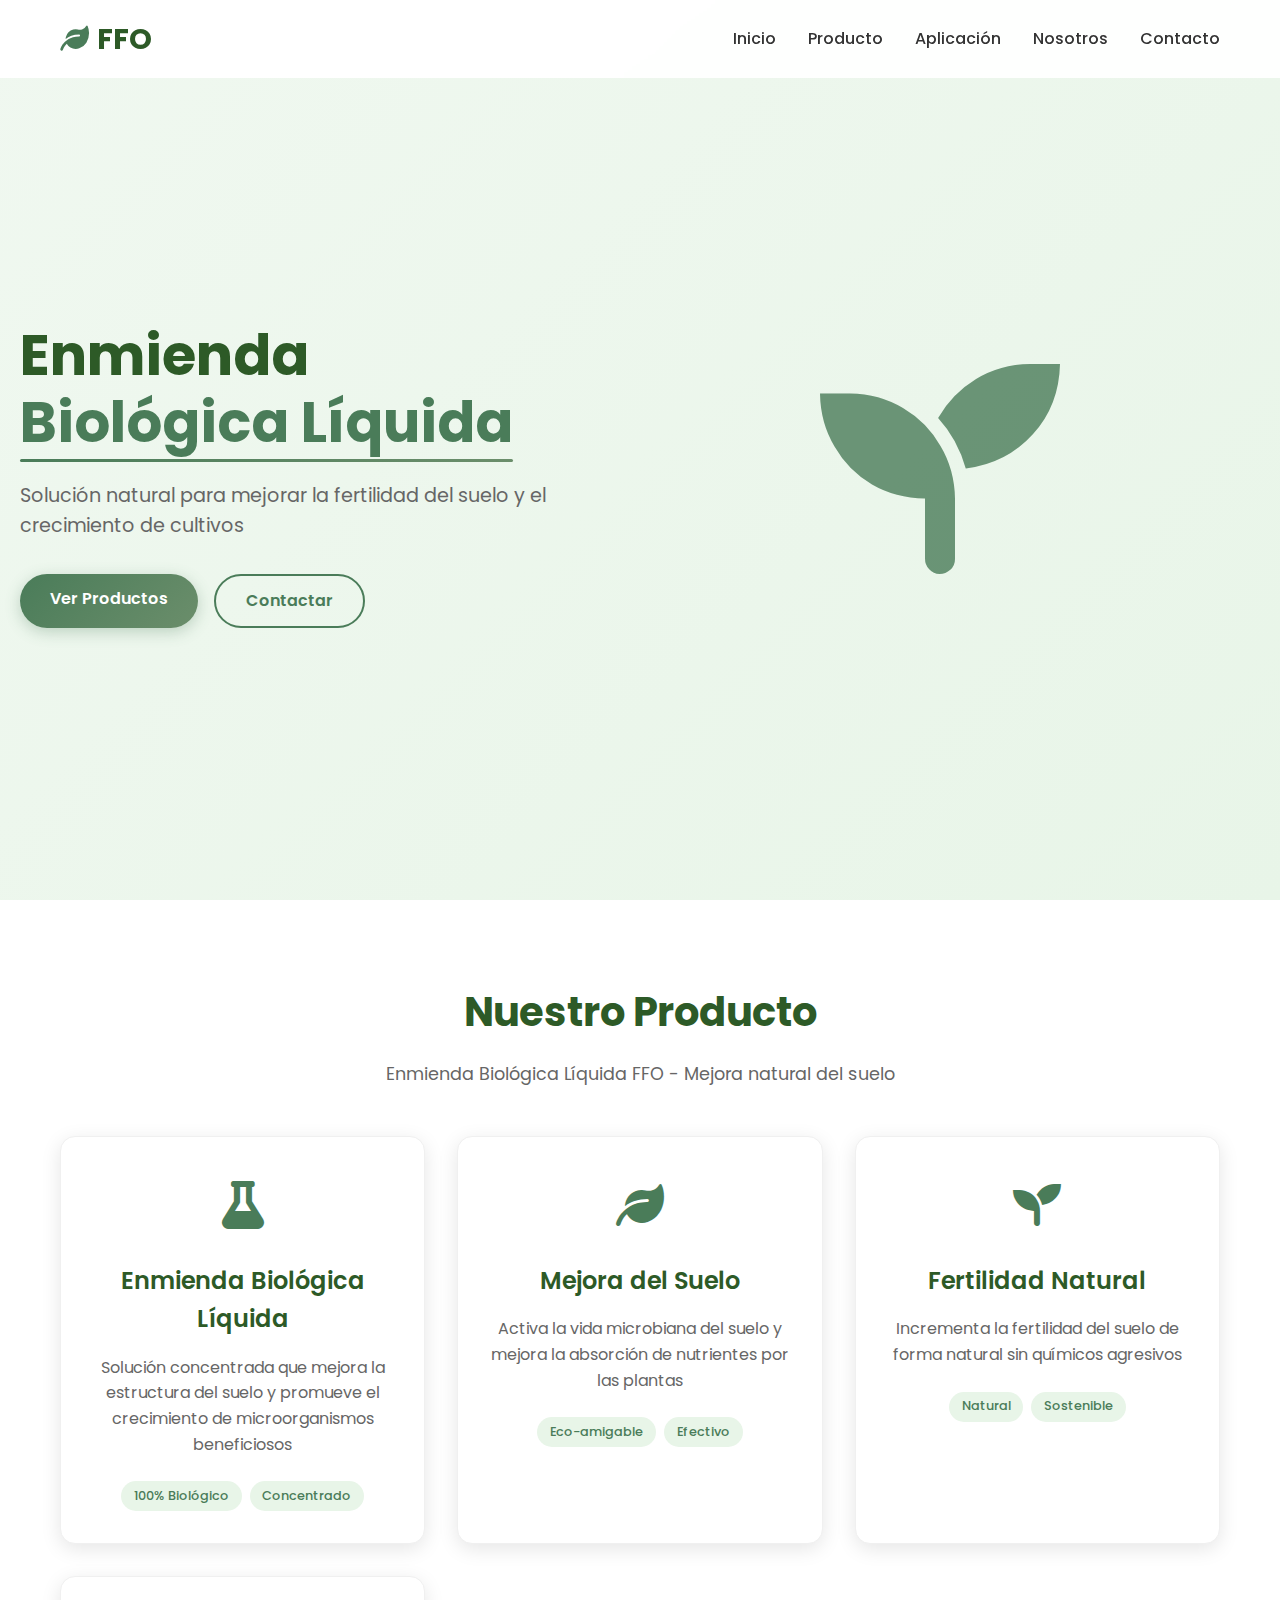
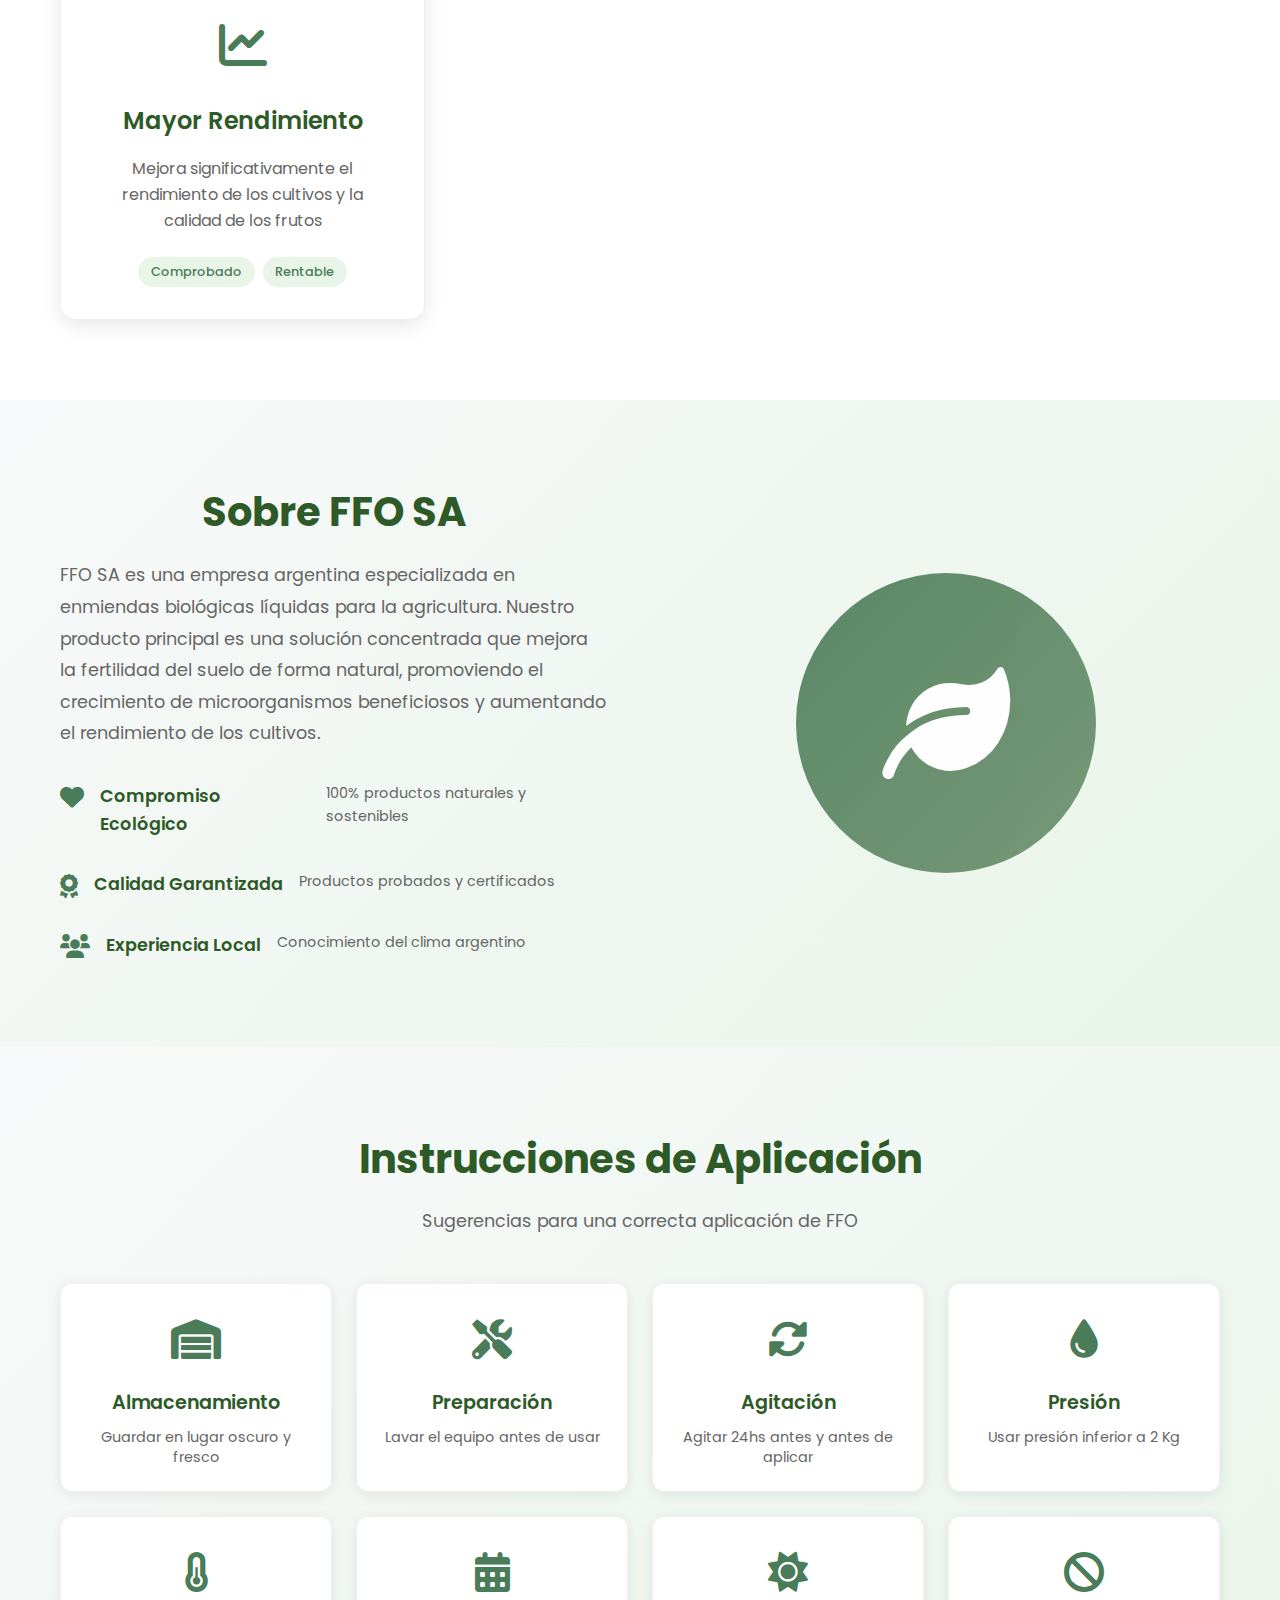
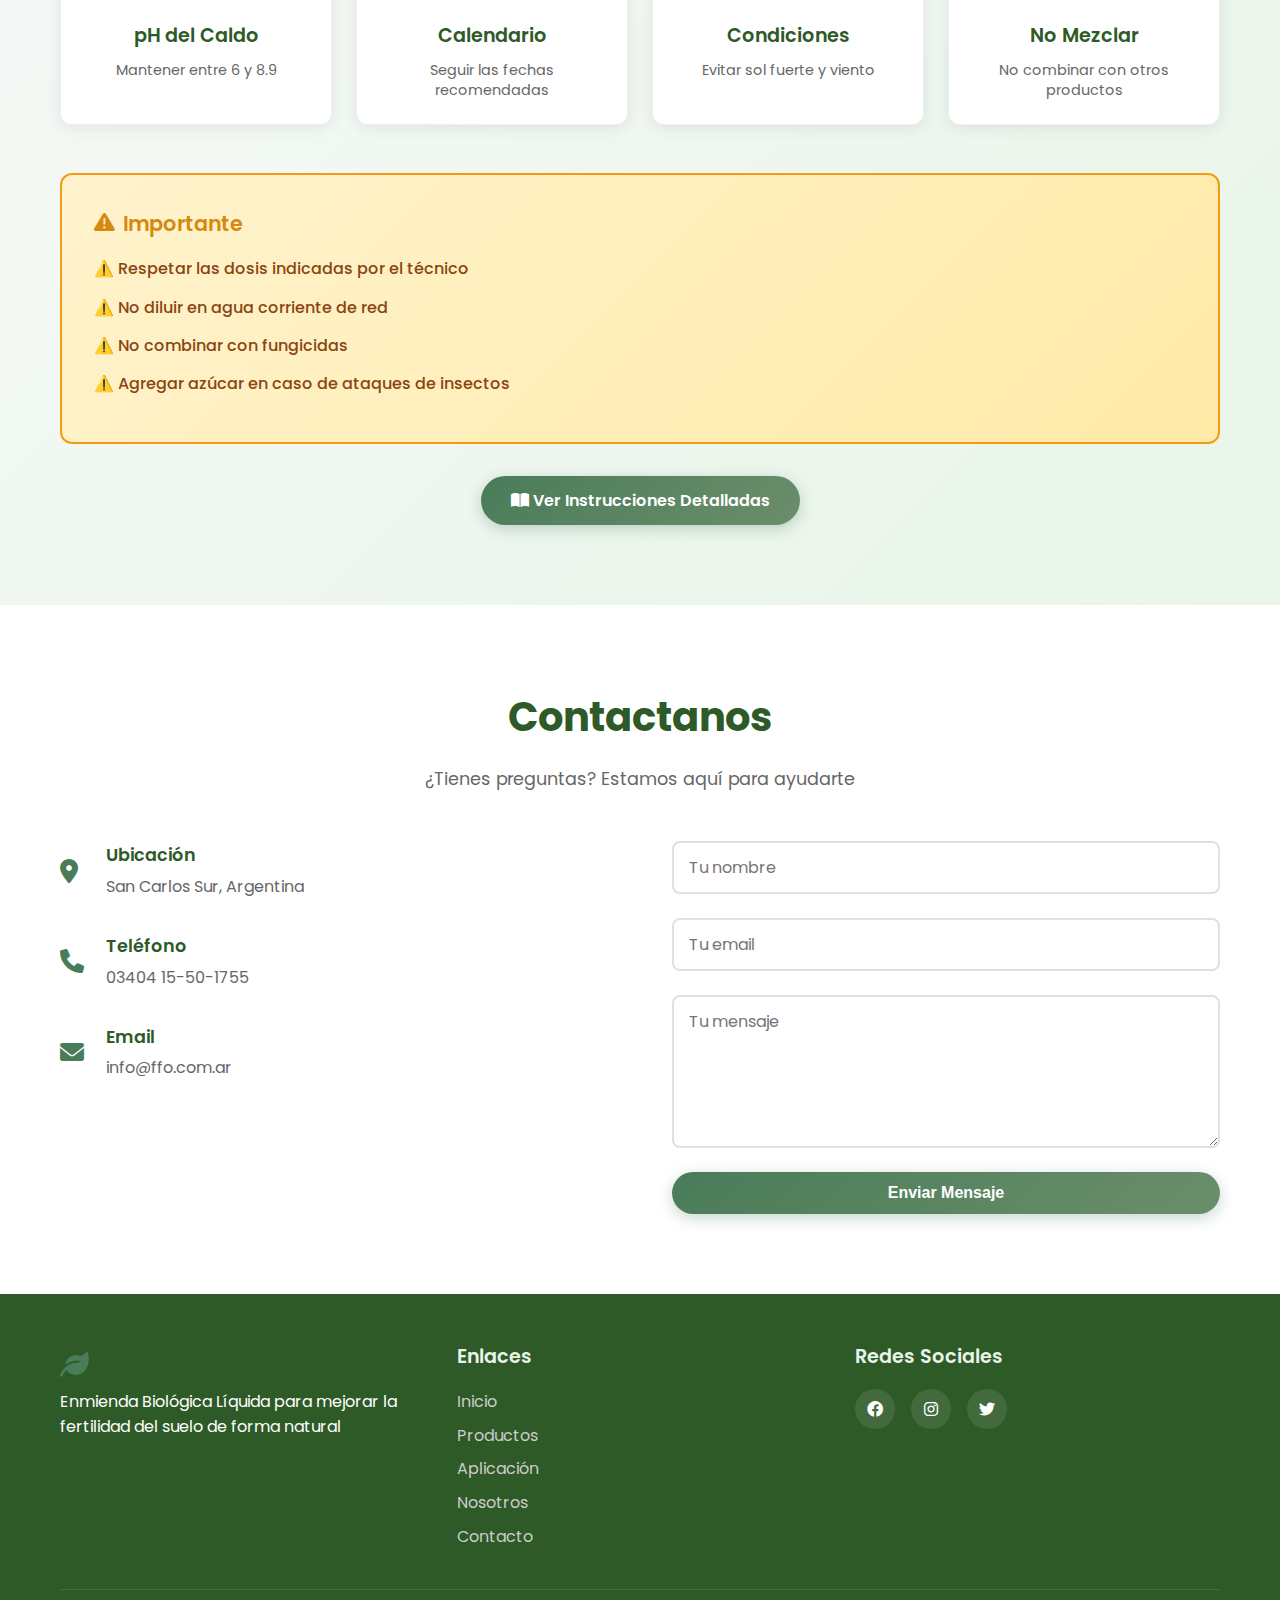
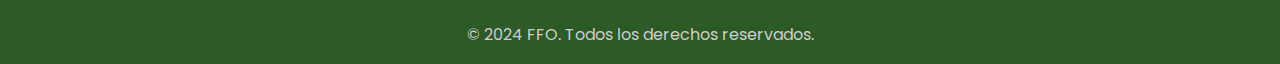
<file: index.html>
<!DOCTYPE html>
<html lang="es">
<head>
    <meta charset="UTF-8">
    <meta name="viewport" content="width=device-width, initial-scale=1.0">
    <title>FFO SA - Enmienda Biológica Líquida</title>
    <link rel="stylesheet" href="styles.css">
    <link href="https://fonts.googleapis.com/css2?family=Poppins:wght@300;400;600;700&display=swap" rel="stylesheet">
    <link rel="stylesheet" href="https://cdnjs.cloudflare.com/ajax/libs/font-awesome/6.0.0/css/all.min.css">
</head>
<body>
    <!-- Header -->
    <header class="header">
        <nav class="navbar">
            <div class="nav-container">
                <div class="logo">
                    <i class="fas fa-leaf"></i>
                    <span>FFO</span>
                </div>
                <ul class="nav-menu">
                    <li><a href="#inicio" class="nav-link">Inicio</a></li>
                    <li><a href="#productos" class="nav-link">Producto</a></li>
                    <li><a href="#aplicacion" class="nav-link">Aplicación</a></li>
                    <li><a href="#nosotros" class="nav-link">Nosotros</a></li>
                    <li><a href="#contacto" class="nav-link">Contacto</a></li>
                </ul>
                <div class="hamburger">
                    <span class="bar"></span>
                    <span class="bar"></span>
                    <span class="bar"></span>
                </div>
            </div>
        </nav>
    </header>

    <!-- Hero Section -->
    <section id="inicio" class="hero">
        <div class="hero-content">
            <h1 class="hero-title">Enmienda <span class="highlight">Biológica Líquida</span></h1>
            <p class="hero-subtitle">Solución natural para mejorar la fertilidad del suelo y el crecimiento de cultivos</p>
            <div class="hero-buttons">
                <a href="#productos" class="btn btn-primary">Ver Productos</a>
                <a href="#contacto" class="btn btn-secondary">Contactar</a>
            </div>
        </div>
        <div class="hero-image">
            <div class="plant-illustration">
                <i class="fas fa-seedling"></i>
            </div>
        </div>
    </section>

    <!-- Productos Section -->
    <section id="productos" class="productos">
        <div class="container">
            <h2 class="section-title">Nuestro Producto</h2>
            <p class="section-subtitle">Enmienda Biológica Líquida FFO - Mejora natural del suelo</p>
            
            <div class="productos-grid">
                <div class="producto-card">
                    <div class="producto-icon">
                        <i class="fas fa-flask"></i>
                    </div>
                    <h3>Enmienda Biológica Líquida</h3>
                    <p>Solución concentrada que mejora la estructura del suelo y promueve el crecimiento de microorganismos beneficiosos</p>
                    <div class="producto-features">
                        <span class="feature">100% Biológico</span>
                        <span class="feature">Concentrado</span>
                    </div>
                </div>

                <div class="producto-card">
                    <div class="producto-icon">
                        <i class="fas fa-leaf"></i>
                    </div>
                    <h3>Mejora del Suelo</h3>
                    <p>Activa la vida microbiana del suelo y mejora la absorción de nutrientes por las plantas</p>
                    <div class="producto-features">
                        <span class="feature">Eco-amigable</span>
                        <span class="feature">Efectivo</span>
                    </div>
                </div>

                <div class="producto-card">
                    <div class="producto-icon">
                        <i class="fas fa-seedling"></i>
                    </div>
                    <h3>Fertilidad Natural</h3>
                    <p>Incrementa la fertilidad del suelo de forma natural sin químicos agresivos</p>
                    <div class="producto-features">
                        <span class="feature">Natural</span>
                        <span class="feature">Sostenible</span>
                    </div>
                </div>

                <div class="producto-card">
                    <div class="producto-icon">
                        <i class="fas fa-chart-line"></i>
                    </div>
                    <h3>Mayor Rendimiento</h3>
                    <p>Mejora significativamente el rendimiento de los cultivos y la calidad de los frutos</p>
                    <div class="producto-features">
                        <span class="feature">Comprobado</span>
                        <span class="feature">Rentable</span>
                    </div>
                </div>
            </div>
        </div>
    </section>

    <!-- Sobre Nosotros Section -->
    <section id="nosotros" class="nosotros">
        <div class="container">
            <div class="nosotros-content">
                <div class="nosotros-text">
                    <h2 class="section-title">Sobre FFO SA</h2>
                    <p class="nosotros-description">
                        FFO SA es una empresa argentina especializada en enmiendas biológicas líquidas para la agricultura. 
                        Nuestro producto principal es una solución concentrada que mejora la fertilidad del suelo de forma 
                        natural, promoviendo el crecimiento de microorganismos beneficiosos y aumentando el rendimiento de los cultivos.
                    </p>
                    <div class="valores">
                        <div class="valor">
                            <i class="fas fa-heart"></i>
                            <h4>Compromiso Ecológico</h4>
                            <p>100% productos naturales y sostenibles</p>
                        </div>
                        <div class="valor">
                            <i class="fas fa-award"></i>
                            <h4>Calidad Garantizada</h4>
                            <p>Productos probados y certificados</p>
                        </div>
                        <div class="valor">
                            <i class="fas fa-users"></i>
                            <h4>Experiencia Local</h4>
                            <p>Conocimiento del clima argentino</p>
                        </div>
                    </div>
                </div>
                <div class="nosotros-image">
                    <div class="image-placeholder">
                        <i class="fas fa-leaf"></i>
                    </div>
                </div>
            </div>
        </div>
    </section>

    <!-- Aplicación Section -->
    <section id="aplicacion" class="aplicacion">
        <div class="container">
            <h2 class="section-title">Instrucciones de Aplicación</h2>
            <p class="section-subtitle">Sugerencias para una correcta aplicación de FFO</p>
            
            <div class="aplicacion-content">
                <div class="instrucciones-grid">
                    <div class="instruccion-card">
                        <div class="instruccion-icon">
                            <i class="fas fa-warehouse"></i>
                        </div>
                        <h3>Almacenamiento</h3>
                        <p>Guardar en lugar oscuro y fresco</p>
                    </div>

                    <div class="instruccion-card">
                        <div class="instruccion-icon">
                            <i class="fas fa-tools"></i>
                        </div>
                        <h3>Preparación</h3>
                        <p>Lavar el equipo antes de usar</p>
                    </div>

                    <div class="instruccion-card">
                        <div class="instruccion-icon">
                            <i class="fas fa-sync-alt"></i>
                        </div>
                        <h3>Agitación</h3>
                        <p>Agitar 24hs antes y antes de aplicar</p>
                    </div>

                    <div class="instruccion-card">
                        <div class="instruccion-icon">
                            <i class="fas fa-tint"></i>
                        </div>
                        <h3>Presión</h3>
                        <p>Usar presión inferior a 2 Kg</p>
                    </div>

                    <div class="instruccion-card">
                        <div class="instruccion-icon">
                            <i class="fas fa-thermometer-half"></i>
                        </div>
                        <h3>pH del Caldo</h3>
                        <p>Mantener entre 6 y 8.9</p>
                    </div>

                    <div class="instruccion-card">
                        <div class="instruccion-icon">
                            <i class="fas fa-calendar-alt"></i>
                        </div>
                        <h3>Calendario</h3>
                        <p>Seguir las fechas recomendadas</p>
                    </div>

                    <div class="instruccion-card">
                        <div class="instruccion-icon">
                            <i class="fas fa-sun"></i>
                        </div>
                        <h3>Condiciones</h3>
                        <p>Evitar sol fuerte y viento</p>
                    </div>

                    <div class="instruccion-card">
                        <div class="instruccion-icon">
                            <i class="fas fa-ban"></i>
                        </div>
                        <h3>No Mezclar</h3>
                        <p>No combinar con otros productos</p>
                    </div>
                </div>

                <div class="importante-box">
                    <h3><i class="fas fa-exclamation-triangle"></i> Importante</h3>
                    <ul>
                        <li>Respetar las dosis indicadas por el técnico</li>
                        <li>No diluir en agua corriente de red</li>
                        <li>No combinar con fungicidas</li>
                        <li>Agregar azúcar en caso de ataques de insectos</li>
                    </ul>
                </div>
                
                <div style="text-align: center; margin-top: 2rem;">
                    <a href="instrucciones-detalladas.html" class="btn btn-primary" style="display: inline-block;">
                        <i class="fas fa-book-open"></i> Ver Instrucciones Detalladas
                    </a>
                </div>
            </div>
        </div>
    </section>

    <!-- Contacto Section -->
    <section id="contacto" class="contacto">
        <div class="container">
            <h2 class="section-title">Contactanos</h2>
            <p class="section-subtitle">¿Tienes preguntas? Estamos aquí para ayudarte</p>
            
            <div class="contacto-content">
                <div class="contacto-info">
                    <div class="contacto-item">
                        <i class="fas fa-map-marker-alt"></i>
                        <div>
                            <h4>Ubicación</h4>
                            <p>San Carlos Sur, Argentina</p>
                        </div>
                    </div>
                    <div class="contacto-item">
                        <i class="fas fa-phone"></i>
                        <div>
                            <h4>Teléfono</h4>
                            <p>03404 15-50-1755</p>
                        </div>
                    </div>
                    <div class="contacto-item">
                        <i class="fas fa-envelope"></i>
                        <div>
                            <h4>Email</h4>
                            <p>info@ffo.com.ar</p>
                        </div>
                    </div>
                </div>
                
                <form class="contacto-form">
                    <div class="form-group">
                        <input type="text" id="nombre" name="nombre" placeholder="Tu nombre" required>
                    </div>
                    <div class="form-group">
                        <input type="email" id="email" name="email" placeholder="Tu email" required>
                    </div>
                    <div class="form-group">
                        <textarea id="mensaje" name="mensaje" placeholder="Tu mensaje" rows="5" required></textarea>
                    </div>
                    <button type="submit" class="btn btn-primary">Enviar Mensaje</button>
                </form>
            </div>
        </div>
    </section>

    <!-- Footer -->
    <footer class="footer">
        <div class="container">
            <div class="footer-content">
                <div class="footer-section">
                    <div class="logo">
                        <i class="fas fa-leaf"></i>
                        <span>FFO SA</span>
                    </div>
                    <p>Enmienda Biológica Líquida para mejorar la fertilidad del suelo de forma natural</p>
                </div>
                <div class="footer-section">
                    <h4>Enlaces</h4>
                    <ul>
                        <li><a href="#inicio">Inicio</a></li>
                        <li><a href="#productos">Productos</a></li>
                        <li><a href="#aplicacion">Aplicación</a></li>
                        <li><a href="#nosotros">Nosotros</a></li>
                        <li><a href="#contacto">Contacto</a></li>
                    </ul>
                </div>
                <div class="footer-section">
                    <h4>Redes Sociales</h4>
                    <div class="social-links">
                        <a href="#"><i class="fab fa-facebook"></i></a>
                        <a href="#"><i class="fab fa-instagram"></i></a>
                        <a href="#"><i class="fab fa-twitter"></i></a>
                    </div>
                </div>
            </div>
            <div class="footer-bottom">
                <p>&copy; 2024 FFO. Todos los derechos reservados.</p>
            </div>
        </div>
    </footer>

    <script src="script.js"></script>
</body>
</html>
</file>
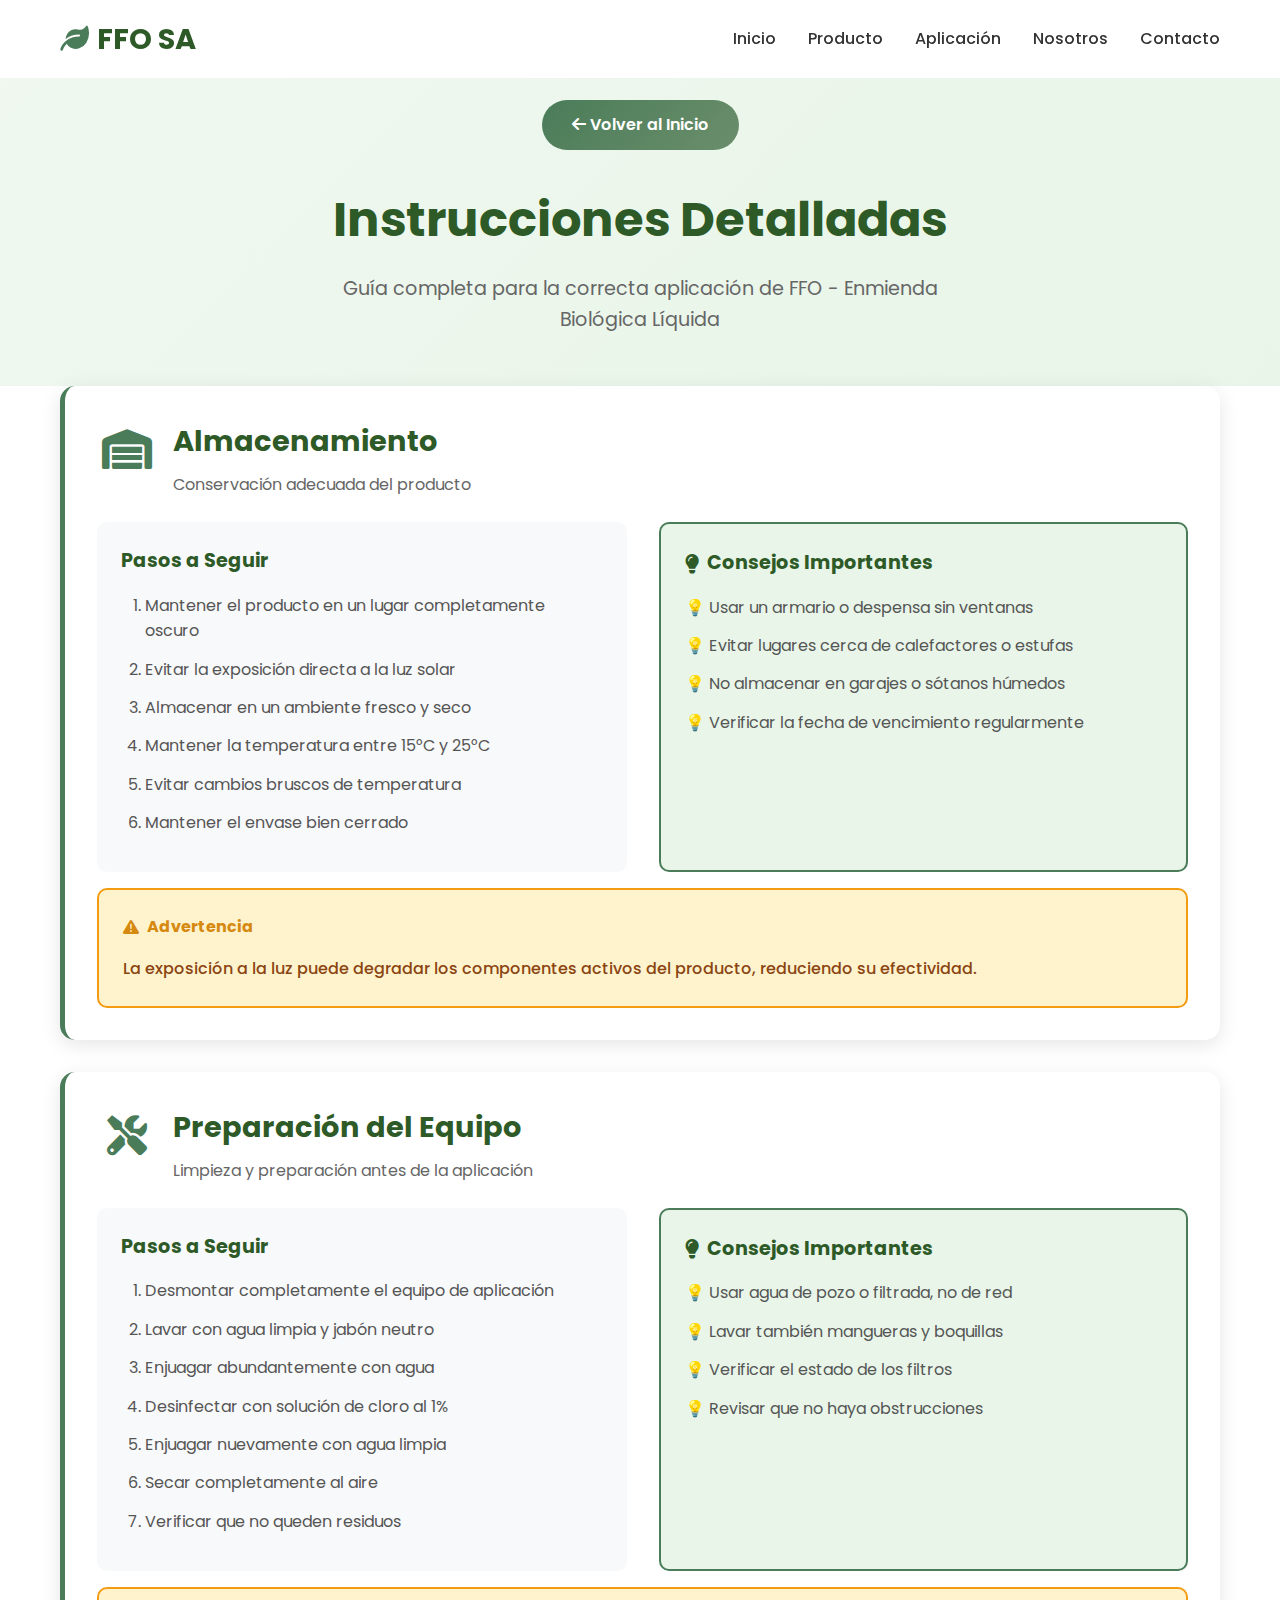
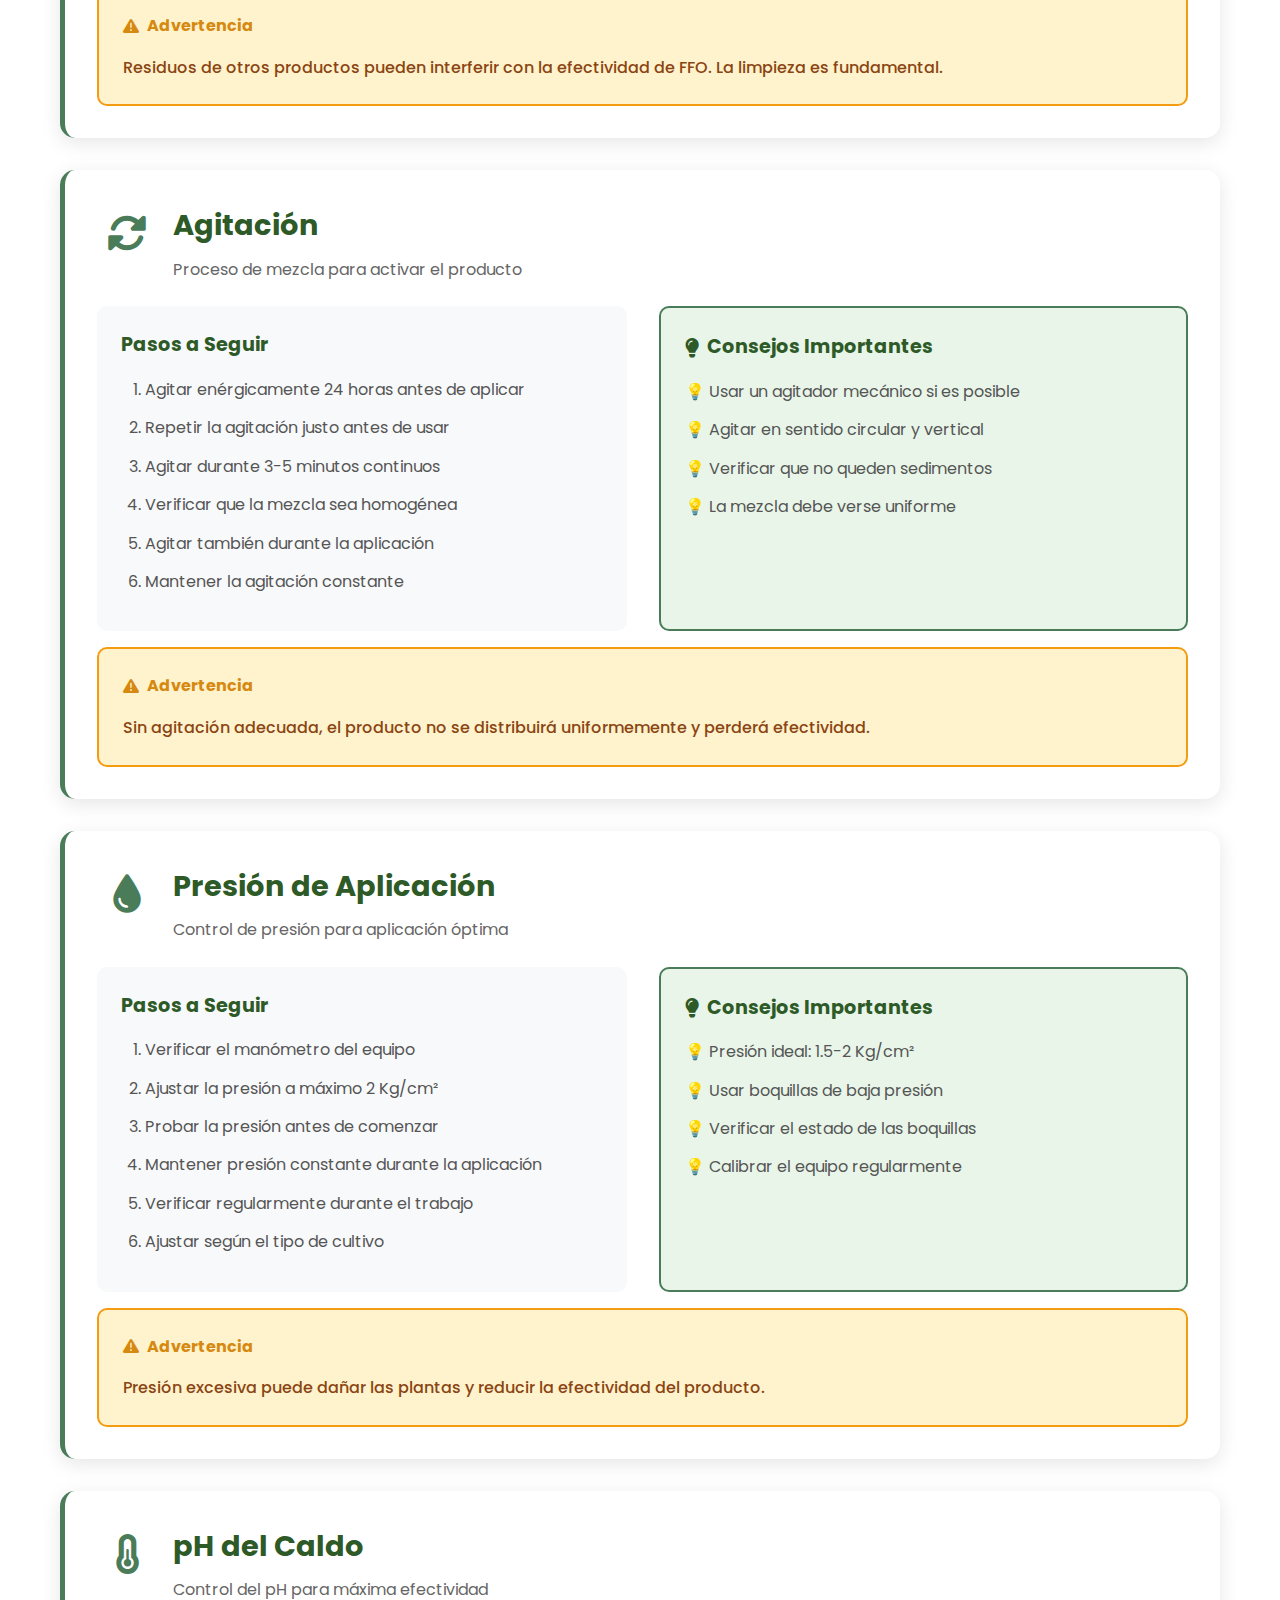
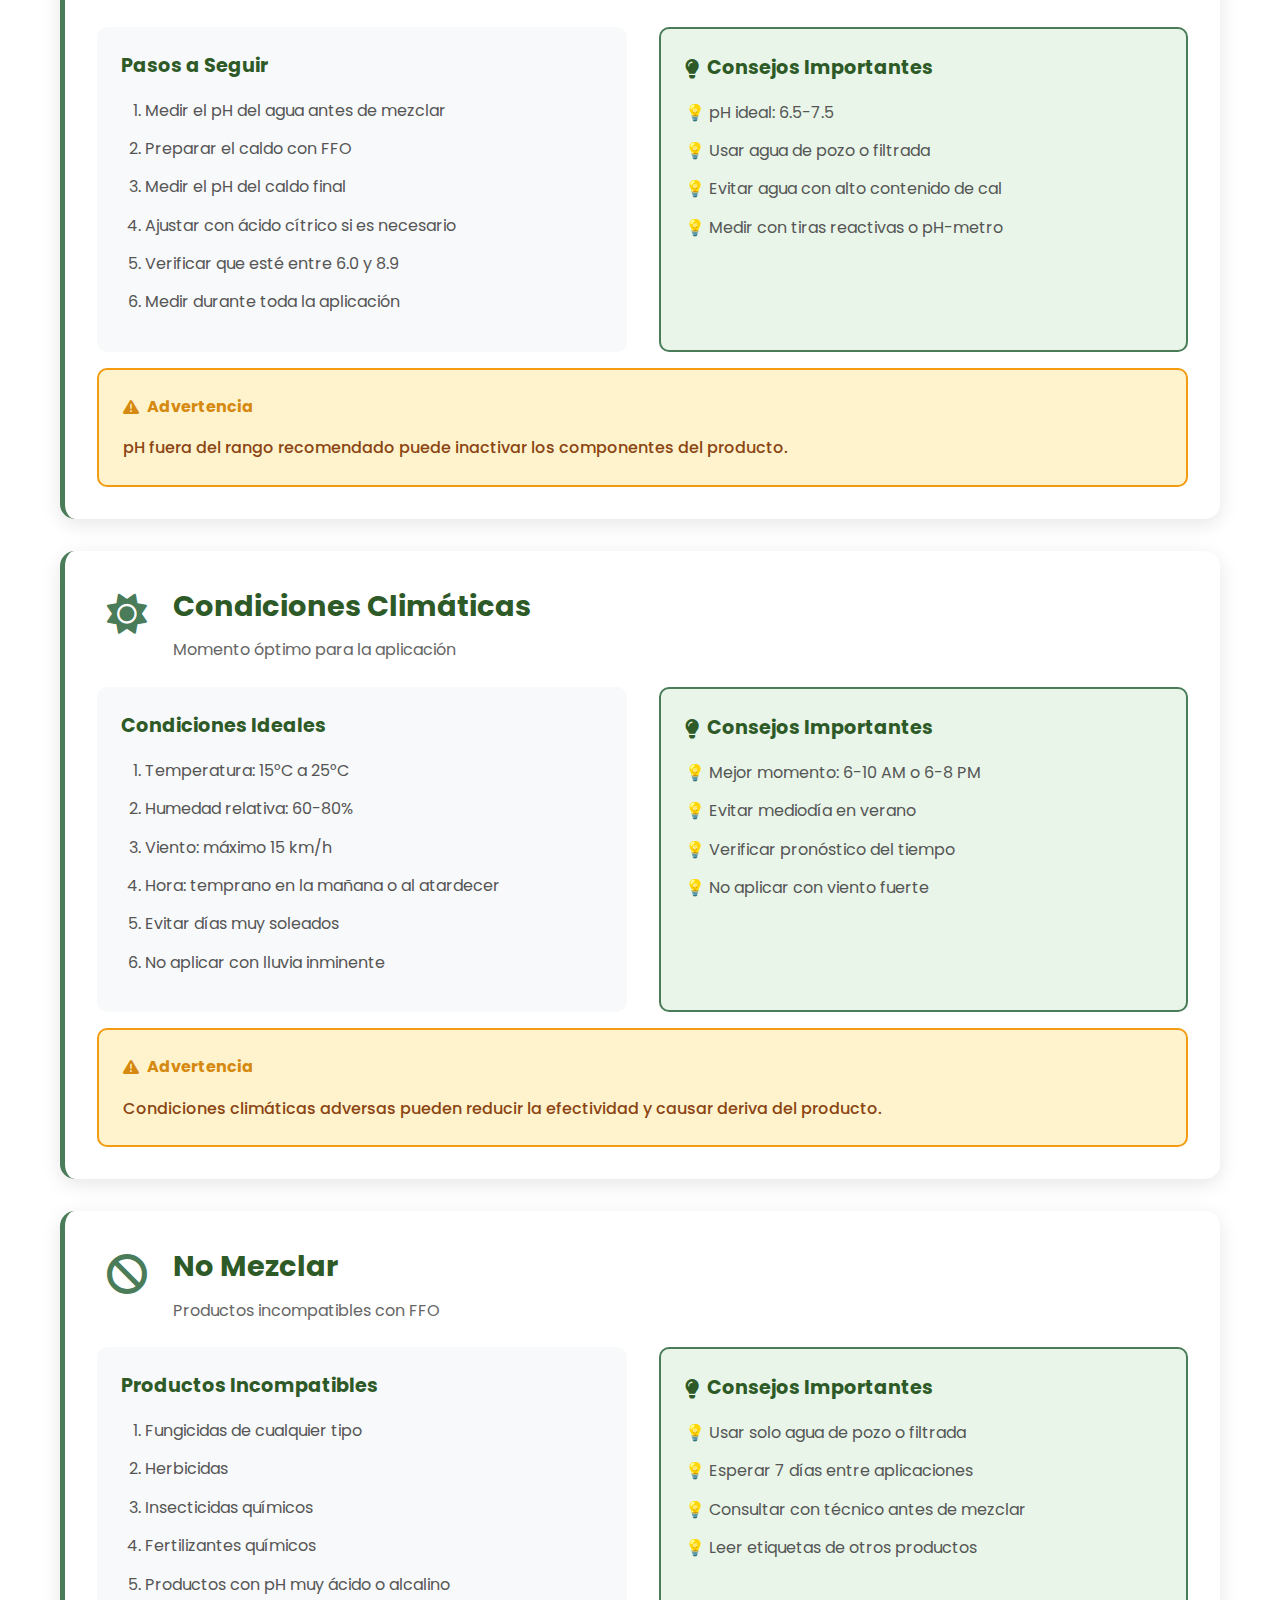
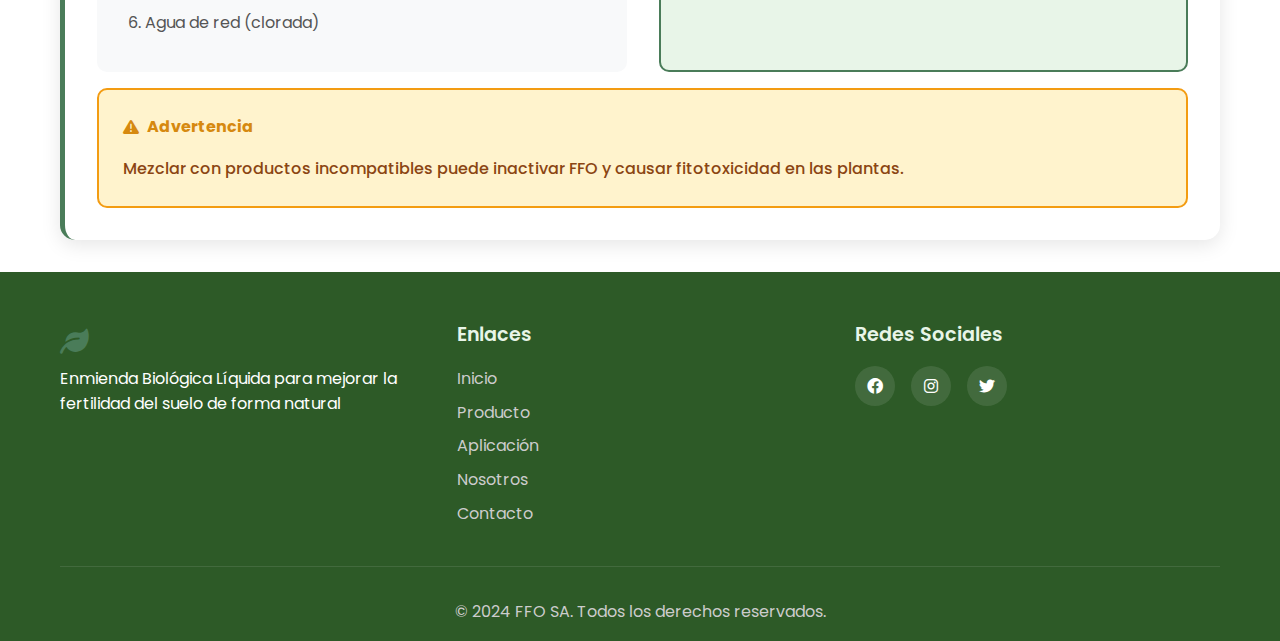
<file: instrucciones-detalladas.html>
<!DOCTYPE html>
<html lang="es">
<head>
    <meta charset="UTF-8">
    <meta name="viewport" content="width=device-width, initial-scale=1.0">
    <title>Instrucciones Detalladas - FFO SA</title>
    <link rel="stylesheet" href="styles.css">
    <link href="https://fonts.googleapis.com/css2?family=Poppins:wght@300;400;600;700&display=swap" rel="stylesheet">
    <link rel="stylesheet" href="https://cdnjs.cloudflare.com/ajax/libs/font-awesome/6.0.0/css/all.min.css">
    <style>
        .instruccion-detallada {
            background: white;
            border-radius: 15px;
            padding: 2rem;
            margin-bottom: 2rem;
            box-shadow: 0 5px 20px rgba(0, 0, 0, 0.1);
            border-left: 5px solid #4a7c59;
        }
        
        .instruccion-header {
            display: flex;
            align-items: center;
            margin-bottom: 1.5rem;
        }
        
        .instruccion-icon {
            font-size: 2.5rem;
            color: #4a7c59;
            margin-right: 1rem;
            width: 60px;
            text-align: center;
        }
        
        .instruccion-title {
            font-size: 1.8rem;
            font-weight: 700;
            color: #2d5a27;
            margin: 0;
        }
        
        .instruccion-subtitle {
            color: #666;
            font-size: 1rem;
            margin: 0.5rem 0 0 0;
        }
        
        .instruccion-content {
            display: grid;
            grid-template-columns: 1fr 1fr;
            gap: 2rem;
            margin-top: 1.5rem;
        }
        
        .pasos {
            background: #f8f9fa;
            padding: 1.5rem;
            border-radius: 10px;
        }
        
        .pasos h4 {
            color: #2d5a27;
            margin-bottom: 1rem;
            font-size: 1.2rem;
        }
        
        .pasos ol {
            padding-left: 1.5rem;
        }
        
        .pasos li {
            margin-bottom: 0.8rem;
            color: #555;
            line-height: 1.6;
        }
        
        .consejos {
            background: #e8f5e8;
            padding: 1.5rem;
            border-radius: 10px;
            border: 2px solid #4a7c59;
        }
        
        .consejos h4 {
            color: #2d5a27;
            margin-bottom: 1rem;
            font-size: 1.2rem;
            display: flex;
            align-items: center;
            gap: 0.5rem;
        }
        
        .consejos ul {
            list-style: none;
            padding: 0;
        }
        
        .consejos li {
            margin-bottom: 0.8rem;
            color: #555;
            padding-left: 1.5rem;
            position: relative;
        }
        
        .consejos li::before {
            content: '💡';
            position: absolute;
            left: 0;
            top: 0;
        }
        
        .advertencia {
            background: #fff3cd;
            border: 2px solid #f39c12;
            border-radius: 10px;
            padding: 1.5rem;
            margin-top: 1rem;
        }
        
        .advertencia h4 {
            color: #d68910;
            margin-bottom: 1rem;
            display: flex;
            align-items: center;
            gap: 0.5rem;
        }
        
        .advertencia p {
            color: #8b4513;
            margin: 0;
            font-weight: 500;
        }
        
        .volver-btn {
            display: inline-block;
            background: linear-gradient(135deg, #4a7c59, #6b8e6b);
            color: white;
            padding: 12px 30px;
            border-radius: 50px;
            text-decoration: none;
            font-weight: 600;
            margin-bottom: 2rem;
            transition: all 0.3s ease;
        }
        
        .volver-btn:hover {
            transform: translateY(-2px);
            box-shadow: 0 6px 20px rgba(74, 124, 89, 0.4);
        }
        
        .hero-instrucciones {
            background: linear-gradient(135deg, #f0f8f0 0%, #e8f5e8 100%);
            padding: 100px 0 50px;
            text-align: center;
        }
        
        .hero-instrucciones h1 {
            font-size: 3rem;
            font-weight: 700;
            color: #2d5a27;
            margin-bottom: 1rem;
        }
        
        .hero-instrucciones p {
            font-size: 1.2rem;
            color: #666;
            max-width: 600px;
            margin: 0 auto;
        }
        
        @media (max-width: 768px) {
            .instruccion-content {
                grid-template-columns: 1fr;
            }
            
            .hero-instrucciones h1 {
                font-size: 2rem;
            }
            
            .instruccion-detallada {
                padding: 1.5rem;
            }
        }
    </style>
</head>
<body>
    <!-- Header -->
    <header class="header">
        <nav class="navbar">
            <div class="nav-container">
                <div class="logo">
                    <i class="fas fa-leaf"></i>
                    <span>FFO SA</span>
                </div>
                <ul class="nav-menu">
                    <li><a href="index.html" class="nav-link">Inicio</a></li>
                    <li><a href="index.html#productos" class="nav-link">Producto</a></li>
                    <li><a href="index.html#aplicacion" class="nav-link">Aplicación</a></li>
                    <li><a href="index.html#nosotros" class="nav-link">Nosotros</a></li>
                    <li><a href="index.html#contacto" class="nav-link">Contacto</a></li>
                </ul>
                <div class="hamburger">
                    <span class="bar"></span>
                    <span class="bar"></span>
                    <span class="bar"></span>
                </div>
            </div>
        </nav>
    </header>

    <!-- Hero Section -->
    <section class="hero-instrucciones">
        <div class="container">
            <a href="index.html" class="volver-btn">
                <i class="fas fa-arrow-left"></i> Volver al Inicio
            </a>
            <h1>Instrucciones Detalladas</h1>
            <p>Guía completa para la correcta aplicación de FFO - Enmienda Biológica Líquida</p>
        </div>
    </section>

    <!-- Instrucciones Detalladas -->
    <section class="instrucciones-detalladas">
        <div class="container">
            
            <!-- Almacenamiento -->
            <div class="instruccion-detallada">
                <div class="instruccion-header">
                    <div class="instruccion-icon">
                        <i class="fas fa-warehouse"></i>
                    </div>
                    <div>
                        <h2 class="instruccion-title">Almacenamiento</h2>
                        <p class="instruccion-subtitle">Conservación adecuada del producto</p>
                    </div>
                </div>
                
                <div class="instruccion-content">
                    <div class="pasos">
                        <h4>Pasos a Seguir</h4>
                        <ol>
                            <li>Mantener el producto en un lugar completamente oscuro</li>
                            <li>Evitar la exposición directa a la luz solar</li>
                            <li>Almacenar en un ambiente fresco y seco</li>
                            <li>Mantener la temperatura entre 15°C y 25°C</li>
                            <li>Evitar cambios bruscos de temperatura</li>
                            <li>Mantener el envase bien cerrado</li>
                        </ol>
                    </div>
                    
                    <div class="consejos">
                        <h4><i class="fas fa-lightbulb"></i> Consejos Importantes</h4>
                        <ul>
                            <li>Usar un armario o despensa sin ventanas</li>
                            <li>Evitar lugares cerca de calefactores o estufas</li>
                            <li>No almacenar en garajes o sótanos húmedos</li>
                            <li>Verificar la fecha de vencimiento regularmente</li>
                        </ul>
                    </div>
                </div>
                
                <div class="advertencia">
                    <h4><i class="fas fa-exclamation-triangle"></i> Advertencia</h4>
                    <p>La exposición a la luz puede degradar los componentes activos del producto, reduciendo su efectividad.</p>
                </div>
            </div>

            <!-- Preparación del Equipo -->
            <div class="instruccion-detallada">
                <div class="instruccion-header">
                    <div class="instruccion-icon">
                        <i class="fas fa-tools"></i>
                    </div>
                    <div>
                        <h2 class="instruccion-title">Preparación del Equipo</h2>
                        <p class="instruccion-subtitle">Limpieza y preparación antes de la aplicación</p>
                    </div>
                </div>
                
                <div class="instruccion-content">
                    <div class="pasos">
                        <h4>Pasos a Seguir</h4>
                        <ol>
                            <li>Desmontar completamente el equipo de aplicación</li>
                            <li>Lavar con agua limpia y jabón neutro</li>
                            <li>Enjuagar abundantemente con agua</li>
                            <li>Desinfectar con solución de cloro al 1%</li>
                            <li>Enjuagar nuevamente con agua limpia</li>
                            <li>Secar completamente al aire</li>
                            <li>Verificar que no queden residuos</li>
                        </ol>
                    </div>
                    
                    <div class="consejos">
                        <h4><i class="fas fa-lightbulb"></i> Consejos Importantes</h4>
                        <ul>
                            <li>Usar agua de pozo o filtrada, no de red</li>
                            <li>Lavar también mangueras y boquillas</li>
                            <li>Verificar el estado de los filtros</li>
                            <li>Revisar que no haya obstrucciones</li>
                        </ul>
                    </div>
                </div>
                
                <div class="advertencia">
                    <h4><i class="fas fa-exclamation-triangle"></i> Advertencia</h4>
                    <p>Residuos de otros productos pueden interferir con la efectividad de FFO. La limpieza es fundamental.</p>
                </div>
            </div>

            <!-- Agitación -->
            <div class="instruccion-detallada">
                <div class="instruccion-header">
                    <div class="instruccion-icon">
                        <i class="fas fa-sync-alt"></i>
                    </div>
                    <div>
                        <h2 class="instruccion-title">Agitación</h2>
                        <p class="instruccion-subtitle">Proceso de mezcla para activar el producto</p>
                    </div>
                </div>
                
                <div class="instruccion-content">
                    <div class="pasos">
                        <h4>Pasos a Seguir</h4>
                        <ol>
                            <li>Agitar enérgicamente 24 horas antes de aplicar</li>
                            <li>Repetir la agitación justo antes de usar</li>
                            <li>Agitar durante 3-5 minutos continuos</li>
                            <li>Verificar que la mezcla sea homogénea</li>
                            <li>Agitar también durante la aplicación</li>
                            <li>Mantener la agitación constante</li>
                        </ol>
                    </div>
                    
                    <div class="consejos">
                        <h4><i class="fas fa-lightbulb"></i> Consejos Importantes</h4>
                        <ul>
                            <li>Usar un agitador mecánico si es posible</li>
                            <li>Agitar en sentido circular y vertical</li>
                            <li>Verificar que no queden sedimentos</li>
                            <li>La mezcla debe verse uniforme</li>
                        </ul>
                    </div>
                </div>
                
                <div class="advertencia">
                    <h4><i class="fas fa-exclamation-triangle"></i> Advertencia</h4>
                    <p>Sin agitación adecuada, el producto no se distribuirá uniformemente y perderá efectividad.</p>
                </div>
            </div>

            <!-- Presión de Aplicación -->
            <div class="instruccion-detallada">
                <div class="instruccion-header">
                    <div class="instruccion-icon">
                        <i class="fas fa-tint"></i>
                    </div>
                    <div>
                        <h2 class="instruccion-title">Presión de Aplicación</h2>
                        <p class="instruccion-subtitle">Control de presión para aplicación óptima</p>
                    </div>
                </div>
                
                <div class="instruccion-content">
                    <div class="pasos">
                        <h4>Pasos a Seguir</h4>
                        <ol>
                            <li>Verificar el manómetro del equipo</li>
                            <li>Ajustar la presión a máximo 2 Kg/cm²</li>
                            <li>Probar la presión antes de comenzar</li>
                            <li>Mantener presión constante durante la aplicación</li>
                            <li>Verificar regularmente durante el trabajo</li>
                            <li>Ajustar según el tipo de cultivo</li>
                        </ol>
                    </div>
                    
                    <div class="consejos">
                        <h4><i class="fas fa-lightbulb"></i> Consejos Importantes</h4>
                        <ul>
                            <li>Presión ideal: 1.5-2 Kg/cm²</li>
                            <li>Usar boquillas de baja presión</li>
                            <li>Verificar el estado de las boquillas</li>
                            <li>Calibrar el equipo regularmente</li>
                        </ul>
                    </div>
                </div>
                
                <div class="advertencia">
                    <h4><i class="fas fa-exclamation-triangle"></i> Advertencia</h4>
                    <p>Presión excesiva puede dañar las plantas y reducir la efectividad del producto.</p>
                </div>
            </div>

            <!-- pH del Caldo -->
            <div class="instruccion-detallada">
                <div class="instruccion-header">
                    <div class="instruccion-icon">
                        <i class="fas fa-thermometer-half"></i>
                    </div>
                    <div>
                        <h2 class="instruccion-title">pH del Caldo</h2>
                        <p class="instruccion-subtitle">Control del pH para máxima efectividad</p>
                    </div>
                </div>
                
                <div class="instruccion-content">
                    <div class="pasos">
                        <h4>Pasos a Seguir</h4>
                        <ol>
                            <li>Medir el pH del agua antes de mezclar</li>
                            <li>Preparar el caldo con FFO</li>
                            <li>Medir el pH del caldo final</li>
                            <li>Ajustar con ácido cítrico si es necesario</li>
                            <li>Verificar que esté entre 6.0 y 8.9</li>
                            <li>Medir durante toda la aplicación</li>
                        </ol>
                    </div>
                    
                    <div class="consejos">
                        <h4><i class="fas fa-lightbulb"></i> Consejos Importantes</h4>
                        <ul>
                            <li>pH ideal: 6.5-7.5</li>
                            <li>Usar agua de pozo o filtrada</li>
                            <li>Evitar agua con alto contenido de cal</li>
                            <li>Medir con tiras reactivas o pH-metro</li>
                        </ul>
                    </div>
                </div>
                
                <div class="advertencia">
                    <h4><i class="fas fa-exclamation-triangle"></i> Advertencia</h4>
                    <p>pH fuera del rango recomendado puede inactivar los componentes del producto.</p>
                </div>
            </div>

            <!-- Condiciones Climáticas -->
            <div class="instruccion-detallada">
                <div class="instruccion-header">
                    <div class="instruccion-icon">
                        <i class="fas fa-sun"></i>
                    </div>
                    <div>
                        <h2 class="instruccion-title">Condiciones Climáticas</h2>
                        <p class="instruccion-subtitle">Momento óptimo para la aplicación</p>
                    </div>
                </div>
                
                <div class="instruccion-content">
                    <div class="pasos">
                        <h4>Condiciones Ideales</h4>
                        <ol>
                            <li>Temperatura: 15°C a 25°C</li>
                            <li>Humedad relativa: 60-80%</li>
                            <li>Viento: máximo 15 km/h</li>
                            <li>Hora: temprano en la mañana o al atardecer</li>
                            <li>Evitar días muy soleados</li>
                            <li>No aplicar con lluvia inminente</li>
                        </ol>
                    </div>
                    
                    <div class="consejos">
                        <h4><i class="fas fa-lightbulb"></i> Consejos Importantes</h4>
                        <ul>
                            <li>Mejor momento: 6-10 AM o 6-8 PM</li>
                            <li>Evitar mediodía en verano</li>
                            <li>Verificar pronóstico del tiempo</li>
                            <li>No aplicar con viento fuerte</li>
                        </ul>
                    </div>
                </div>
                
                <div class="advertencia">
                    <h4><i class="fas fa-exclamation-triangle"></i> Advertencia</h4>
                    <p>Condiciones climáticas adversas pueden reducir la efectividad y causar deriva del producto.</p>
                </div>
            </div>

            <!-- No Mezclar -->
            <div class="instruccion-detallada">
                <div class="instruccion-header">
                    <div class="instruccion-icon">
                        <i class="fas fa-ban"></i>
                    </div>
                    <div>
                        <h2 class="instruccion-title">No Mezclar</h2>
                        <p class="instruccion-subtitle">Productos incompatibles con FFO</p>
                    </div>
                </div>
                
                <div class="instruccion-content">
                    <div class="pasos">
                        <h4>Productos Incompatibles</h4>
                        <ol>
                            <li>Fungicidas de cualquier tipo</li>
                            <li>Herbicidas</li>
                            <li>Insecticidas químicos</li>
                            <li>Fertilizantes químicos</li>
                            <li>Productos con pH muy ácido o alcalino</li>
                            <li>Agua de red (clorada)</li>
                        </ol>
                    </div>
                    
                    <div class="consejos">
                        <h4><i class="fas fa-lightbulb"></i> Consejos Importantes</h4>
                        <ul>
                            <li>Usar solo agua de pozo o filtrada</li>
                            <li>Esperar 7 días entre aplicaciones</li>
                            <li>Consultar con técnico antes de mezclar</li>
                            <li>Leer etiquetas de otros productos</li>
                        </ul>
                    </div>
                </div>
                
                <div class="advertencia">
                    <h4><i class="fas fa-exclamation-triangle"></i> Advertencia</h4>
                    <p>Mezclar con productos incompatibles puede inactivar FFO y causar fitotoxicidad en las plantas.</p>
                </div>
            </div>

        </div>
    </section>

    <!-- Footer -->
    <footer class="footer">
        <div class="container">
            <div class="footer-content">
                <div class="footer-section">
                    <div class="logo">
                        <i class="fas fa-leaf"></i>
                        <span>FFO SA</span>
                    </div>
                    <p>Enmienda Biológica Líquida para mejorar la fertilidad del suelo de forma natural</p>
                </div>
                <div class="footer-section">
                    <h4>Enlaces</h4>
                    <ul>
                        <li><a href="index.html">Inicio</a></li>
                        <li><a href="index.html#productos">Producto</a></li>
                        <li><a href="index.html#aplicacion">Aplicación</a></li>
                        <li><a href="index.html#nosotros">Nosotros</a></li>
                        <li><a href="index.html#contacto">Contacto</a></li>
                    </ul>
                </div>
                <div class="footer-section">
                    <h4>Redes Sociales</h4>
                    <div class="social-links">
                        <a href="#"><i class="fab fa-facebook"></i></a>
                        <a href="#"><i class="fab fa-instagram"></i></a>
                        <a href="#"><i class="fab fa-twitter"></i></a>
                    </div>
                </div>
            </div>
            <div class="footer-bottom">
                <p>&copy; 2024 FFO SA. Todos los derechos reservados.</p>
            </div>
        </div>
    </footer>

    <script src="script.js"></script>
</body>
</html>
</file>
<file: styles.css>
/* Reset y configuración base */
* {
    margin: 0;
    padding: 0;
    box-sizing: border-box;
}

body {
    font-family: 'Poppins', sans-serif;
    line-height: 1.6;
    color: #333;
    overflow-x: hidden;
}

.container {
    max-width: 1200px;
    margin: 0 auto;
    padding: 0 20px;
}

/* Header */
.header {
    position: fixed;
    top: 0;
    width: 100%;
    background: rgba(255, 255, 255, 0.95);
    backdrop-filter: blur(10px);
    z-index: 1000;
    transition: all 0.3s ease;
}

.navbar {
    padding: 1rem 0;
}

.nav-container {
    max-width: 1200px;
    margin: 0 auto;
    padding: 0 20px;
    display: flex;
    justify-content: space-between;
    align-items: center;
}

.logo {
    display: flex;
    align-items: center;
    font-size: 1.8rem;
    font-weight: 700;
    color: #2d5a27;
}

.logo i {
    margin-right: 0.5rem;
    color: #4a7c59;
}

.nav-menu {
    display: flex;
    list-style: none;
    gap: 2rem;
}

.nav-link {
    text-decoration: none;
    color: #333;
    font-weight: 500;
    transition: color 0.3s ease;
    position: relative;
}

.nav-link:hover {
    color: #4a7c59;
}

.nav-link::after {
    content: '';
    position: absolute;
    width: 0;
    height: 2px;
    bottom: -5px;
    left: 0;
    background-color: #4a7c59;
    transition: width 0.3s ease;
}

.nav-link:hover::after {
    width: 100%;
}

.hamburger {
    display: none;
    flex-direction: column;
    cursor: pointer;
}

.bar {
    width: 25px;
    height: 3px;
    background-color: #333;
    margin: 3px 0;
    transition: 0.3s;
}

/* Hero Section */
.hero {
    min-height: 100vh;
    display: flex;
    align-items: center;
    background: linear-gradient(135deg, #f0f8f0 0%, #e8f5e8 100%);
    padding: 100px 0 50px;
}

.hero-content {
    flex: 1;
    max-width: 600px;
    padding: 0 20px;
}

.hero-title {
    font-size: 3.5rem;
    font-weight: 700;
    line-height: 1.2;
    margin-bottom: 1.5rem;
    color: #2d5a27;
}

.highlight {
    color: #4a7c59;
    position: relative;
}

.highlight::after {
    content: '';
    position: absolute;
    bottom: 0;
    left: 0;
    width: 100%;
    height: 3px;
    background: linear-gradient(90deg, #4a7c59, #6b8e6b);
    border-radius: 2px;
}

.hero-subtitle {
    font-size: 1.2rem;
    color: #666;
    margin-bottom: 2rem;
    line-height: 1.6;
}

.hero-buttons {
    display: flex;
    gap: 1rem;
    flex-wrap: wrap;
}

.btn {
    padding: 12px 30px;
    border: none;
    border-radius: 50px;
    font-size: 1rem;
    font-weight: 600;
    text-decoration: none;
    transition: all 0.3s ease;
    cursor: pointer;
    display: inline-block;
    text-align: center;
}

.btn-primary {
    background: linear-gradient(135deg, #4a7c59, #6b8e6b);
    color: white;
    box-shadow: 0 4px 15px rgba(74, 124, 89, 0.3);
}

.btn-primary:hover {
    transform: translateY(-2px);
    box-shadow: 0 6px 20px rgba(74, 124, 89, 0.4);
}

.btn-secondary {
    background: transparent;
    color: #4a7c59;
    border: 2px solid #4a7c59;
}

.btn-secondary:hover {
    background: #4a7c59;
    color: white;
    transform: translateY(-2px);
}

.hero-image {
    flex: 1;
    display: flex;
    justify-content: center;
    align-items: center;
    padding: 0 20px;
}

.plant-illustration {
    font-size: 15rem;
    color: #4a7c59;
    opacity: 0.8;
    animation: float 3s ease-in-out infinite;
}

@keyframes float {
    0%, 100% { transform: translateY(0px); }
    50% { transform: translateY(-20px); }
}

/* Secciones */
.section-title {
    font-size: 2.5rem;
    font-weight: 700;
    text-align: center;
    color: #2d5a27;
    margin-bottom: 1rem;
}

.section-subtitle {
    text-align: center;
    color: #666;
    font-size: 1.1rem;
    margin-bottom: 3rem;
    max-width: 600px;
    margin-left: auto;
    margin-right: auto;
}

/* Productos Section */
.productos {
    padding: 80px 0;
    background: white;
}

.productos-grid {
    display: grid;
    grid-template-columns: repeat(auto-fit, minmax(280px, 1fr));
    gap: 2rem;
    margin-top: 3rem;
}

.producto-card {
    background: white;
    padding: 2rem;
    border-radius: 15px;
    text-align: center;
    box-shadow: 0 5px 20px rgba(0, 0, 0, 0.1);
    transition: all 0.3s ease;
    border: 1px solid #f0f0f0;
}

.producto-card:hover {
    transform: translateY(-10px);
    box-shadow: 0 15px 40px rgba(74, 124, 89, 0.15);
}

.producto-icon {
    font-size: 3rem;
    color: #4a7c59;
    margin-bottom: 1rem;
}

.producto-card h3 {
    font-size: 1.5rem;
    font-weight: 600;
    color: #2d5a27;
    margin-bottom: 1rem;
}

.producto-card p {
    color: #666;
    margin-bottom: 1.5rem;
    line-height: 1.6;
}

.producto-features {
    display: flex;
    gap: 0.5rem;
    justify-content: center;
    flex-wrap: wrap;
}

.feature {
    background: #e8f5e8;
    color: #4a7c59;
    padding: 0.3rem 0.8rem;
    border-radius: 20px;
    font-size: 0.8rem;
    font-weight: 500;
}

/* Nosotros Section */
.nosotros {
    padding: 80px 0;
    background: linear-gradient(135deg, #f8f9fa 0%, #e8f5e8 100%);
}

.nosotros-content {
    display: grid;
    grid-template-columns: 1fr 1fr;
    gap: 4rem;
    align-items: center;
}

.nosotros-description {
    font-size: 1.1rem;
    color: #666;
    margin-bottom: 2rem;
    line-height: 1.8;
}

.valores {
    display: grid;
    gap: 1.5rem;
}

.valor {
    display: flex;
    align-items: flex-start;
    gap: 1rem;
}

.valor i {
    font-size: 1.5rem;
    color: #4a7c59;
    margin-top: 0.2rem;
}

.valor h4 {
    font-size: 1.1rem;
    font-weight: 600;
    color: #2d5a27;
    margin-bottom: 0.5rem;
}

.valor p {
    color: #666;
    font-size: 0.9rem;
}

.nosotros-image {
    display: flex;
    justify-content: center;
    align-items: center;
}

.image-placeholder {
    width: 300px;
    height: 300px;
    background: linear-gradient(135deg, #4a7c59, #6b8e6b);
    border-radius: 50%;
    display: flex;
    align-items: center;
    justify-content: center;
    font-size: 8rem;
    color: white;
    opacity: 0.9;
}

/* Aplicación Section */
.aplicacion {
    padding: 80px 0;
    background: linear-gradient(135deg, #f8f9fa 0%, #e8f5e8 100%);
}

.aplicacion-content {
    margin-top: 3rem;
}

.instrucciones-grid {
    display: grid;
    grid-template-columns: repeat(auto-fit, minmax(250px, 1fr));
    gap: 1.5rem;
    margin-bottom: 3rem;
}

.instruccion-card {
    background: white;
    padding: 1.5rem;
    border-radius: 12px;
    text-align: center;
    box-shadow: 0 3px 15px rgba(0, 0, 0, 0.08);
    transition: all 0.3s ease;
    border: 1px solid #f0f0f0;
}

.instruccion-card:hover {
    transform: translateY(-5px);
    box-shadow: 0 8px 25px rgba(74, 124, 89, 0.15);
}

.instruccion-icon {
    font-size: 2.5rem;
    color: #4a7c59;
    margin-bottom: 1rem;
}

.instruccion-card h3 {
    font-size: 1.2rem;
    font-weight: 600;
    color: #2d5a27;
    margin-bottom: 0.5rem;
}

.instruccion-card p {
    color: #666;
    font-size: 0.9rem;
    line-height: 1.4;
}

.importante-box {
    background: linear-gradient(135deg, #fff3cd, #ffeaa7);
    border: 2px solid #f39c12;
    border-radius: 12px;
    padding: 2rem;
    margin-top: 2rem;
}

.importante-box h3 {
    color: #d68910;
    font-size: 1.3rem;
    font-weight: 600;
    margin-bottom: 1rem;
    display: flex;
    align-items: center;
    gap: 0.5rem;
}

.importante-box ul {
    list-style: none;
    padding: 0;
}

.importante-box ul li {
    color: #8b4513;
    margin-bottom: 0.8rem;
    padding-left: 1.5rem;
    position: relative;
    font-weight: 500;
}

.importante-box ul li::before {
    content: '⚠️';
    position: absolute;
    left: 0;
    top: 0;
}

/* Contacto Section */
.contacto {
    padding: 80px 0;
    background: white;
}

.contacto-content {
    display: grid;
    grid-template-columns: 1fr 1fr;
    gap: 4rem;
    margin-top: 3rem;
}

.contacto-info {
    display: flex;
    flex-direction: column;
    gap: 2rem;
}

.contacto-item {
    display: flex;
    align-items: center;
    gap: 1rem;
}

.contacto-item i {
    font-size: 1.5rem;
    color: #4a7c59;
    width: 30px;
}

.contacto-item h4 {
    font-size: 1.1rem;
    font-weight: 600;
    color: #2d5a27;
    margin-bottom: 0.3rem;
}

.contacto-item p {
    color: #666;
}

.contacto-form {
    display: flex;
    flex-direction: column;
    gap: 1.5rem;
}

.form-group {
    display: flex;
    flex-direction: column;
}

.form-group input,
.form-group textarea {
    padding: 12px 15px;
    border: 2px solid #e0e0e0;
    border-radius: 8px;
    font-size: 1rem;
    transition: border-color 0.3s ease;
    font-family: inherit;
}

.form-group input:focus,
.form-group textarea:focus {
    outline: none;
    border-color: #4a7c59;
}

.form-group textarea {
    resize: vertical;
    min-height: 120px;
}

/* Footer */
.footer {
    background: #2d5a27;
    color: white;
    padding: 3rem 0 1rem;
}

.footer-content {
    display: grid;
    grid-template-columns: repeat(auto-fit, minmax(250px, 1fr));
    gap: 2rem;
    margin-bottom: 2rem;
}

.footer-section h4 {
    font-size: 1.2rem;
    font-weight: 600;
    margin-bottom: 1rem;
    color: #e8f5e8;
}

.footer-section ul {
    list-style: none;
}

.footer-section ul li {
    margin-bottom: 0.5rem;
}

.footer-section ul li a {
    color: #ccc;
    text-decoration: none;
    transition: color 0.3s ease;
}

.footer-section ul li a:hover {
    color: #4a7c59;
}

.social-links {
    display: flex;
    gap: 1rem;
}

.social-links a {
    display: inline-block;
    width: 40px;
    height: 40px;
    background: rgba(255, 255, 255, 0.1);
    border-radius: 50%;
    display: flex;
    align-items: center;
    justify-content: center;
    color: white;
    text-decoration: none;
    transition: all 0.3s ease;
}

.social-links a:hover {
    background: #4a7c59;
    transform: translateY(-2px);
}

.footer-bottom {
    text-align: center;
    padding-top: 2rem;
    border-top: 1px solid rgba(255, 255, 255, 0.1);
    color: #ccc;
}

/* Responsive Design */
@media (max-width: 768px) {
    .hamburger {
        display: flex;
    }

    .nav-menu {
        position: fixed;
        left: -100%;
        top: 70px;
        flex-direction: column;
        background-color: white;
        width: 100%;
        text-align: center;
        transition: 0.3s;
        box-shadow: 0 10px 27px rgba(0, 0, 0, 0.05);
        padding: 2rem 0;
    }

    .nav-menu.active {
        left: 0;
    }

    .nav-menu li {
        margin: 1rem 0;
    }

    .hamburger.active .bar:nth-child(2) {
        opacity: 0;
    }

    .hamburger.active .bar:nth-child(1) {
        transform: translateY(8px) rotate(45deg);
    }

    .hamburger.active .bar:nth-child(3) {
        transform: translateY(-8px) rotate(-45deg);
    }

    .hero {
        flex-direction: column;
        text-align: center;
        padding: 120px 0 50px;
    }

    .hero-title {
        font-size: 2.5rem;
    }

    .hero-buttons {
        justify-content: center;
    }

    .plant-illustration {
        font-size: 8rem;
        margin-top: 2rem;
    }

    .nosotros-content {
        grid-template-columns: 1fr;
        gap: 2rem;
    }

    .contacto-content {
        grid-template-columns: 1fr;
        gap: 2rem;
    }

    .section-title {
        font-size: 2rem;
    }

    .productos-grid {
        grid-template-columns: 1fr;
    }

    .instrucciones-grid {
        grid-template-columns: 1fr;
    }

    .importante-box {
        padding: 1.5rem;
    }
}

@media (max-width: 480px) {
    .hero-title {
        font-size: 2rem;
    }

    .hero-subtitle {
        font-size: 1rem;
    }

    .btn {
        padding: 10px 20px;
        font-size: 0.9rem;
    }

    .producto-card {
        padding: 1.5rem;
    }

    .image-placeholder {
        width: 200px;
        height: 200px;
        font-size: 5rem;
    }
}

/* Animaciones */
@keyframes fadeInUp {
    from {
        opacity: 0;
        transform: translateY(30px);
    }
    to {
        opacity: 1;
        transform: translateY(0);
    }
}

.fade-in-up {
    animation: fadeInUp 0.6s ease-out;
}

/* Smooth scrolling */
html {
    scroll-behavior: smooth;
}
</file>
